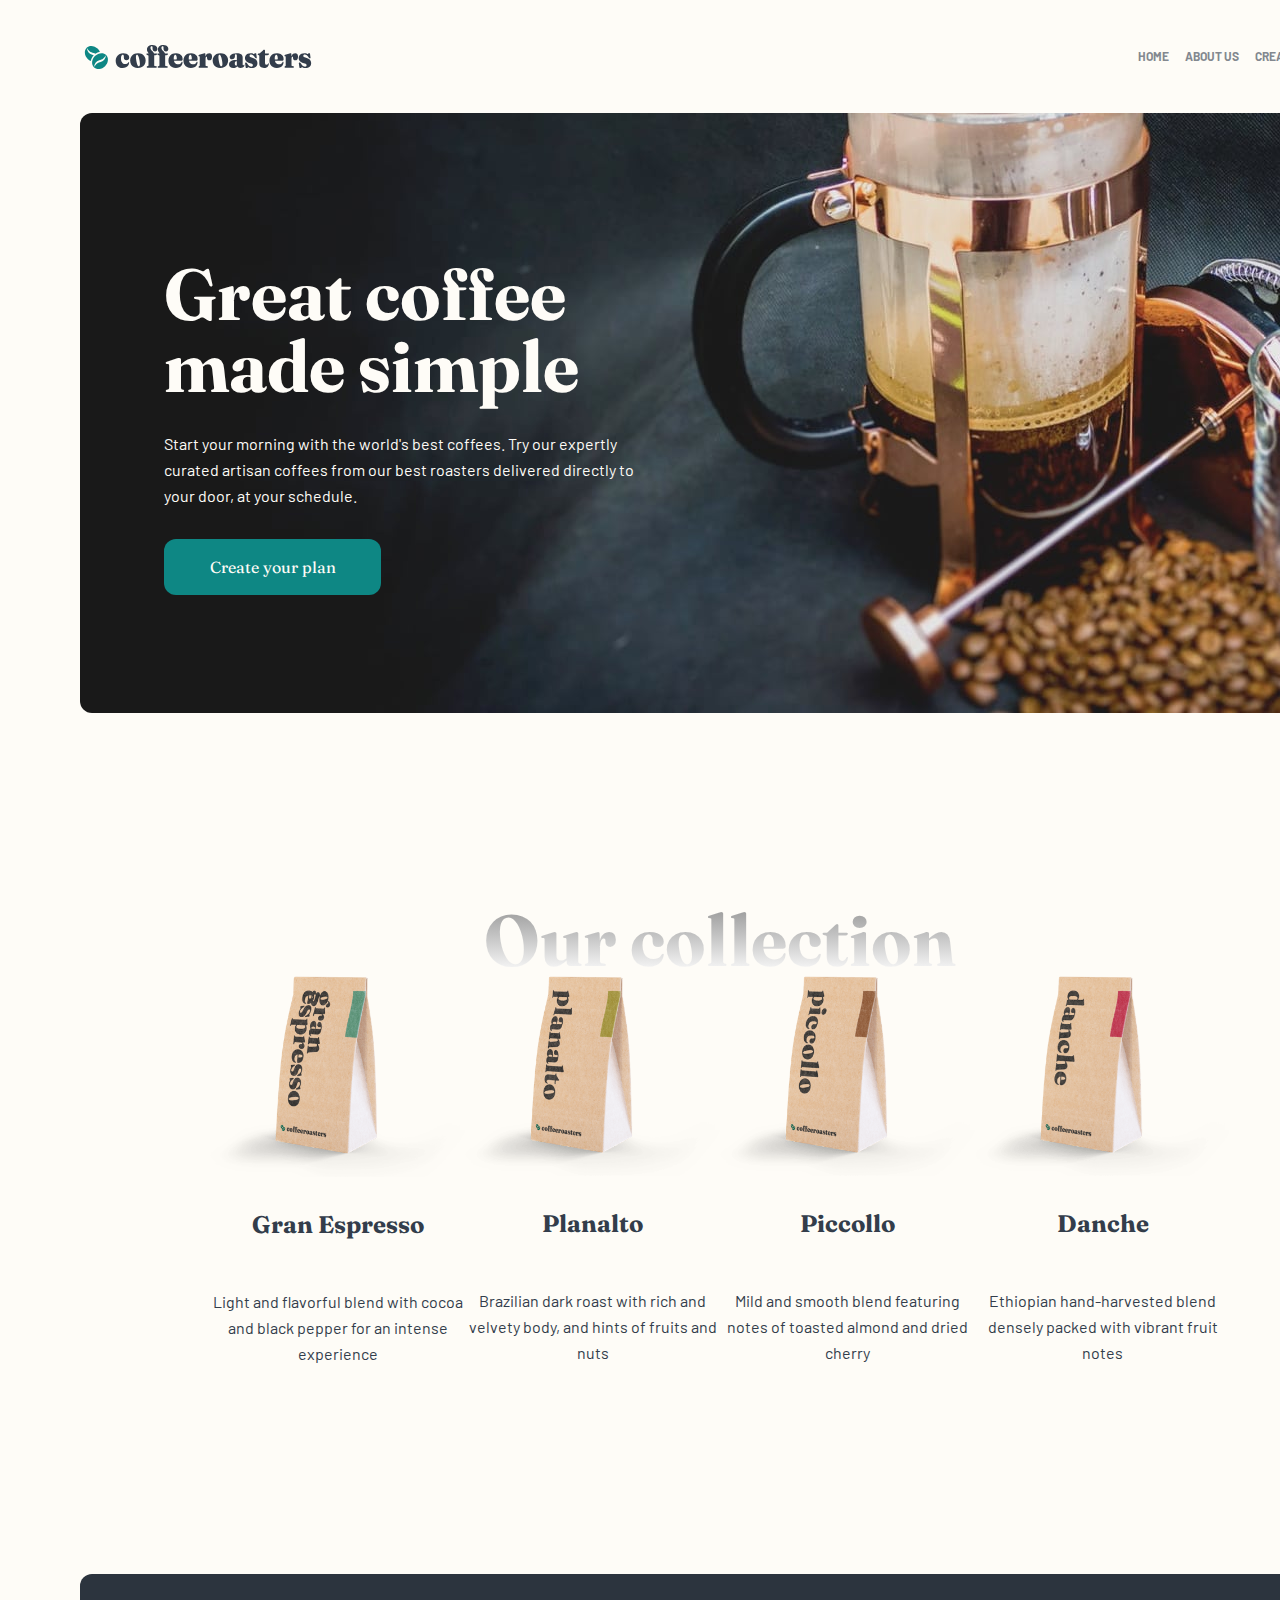
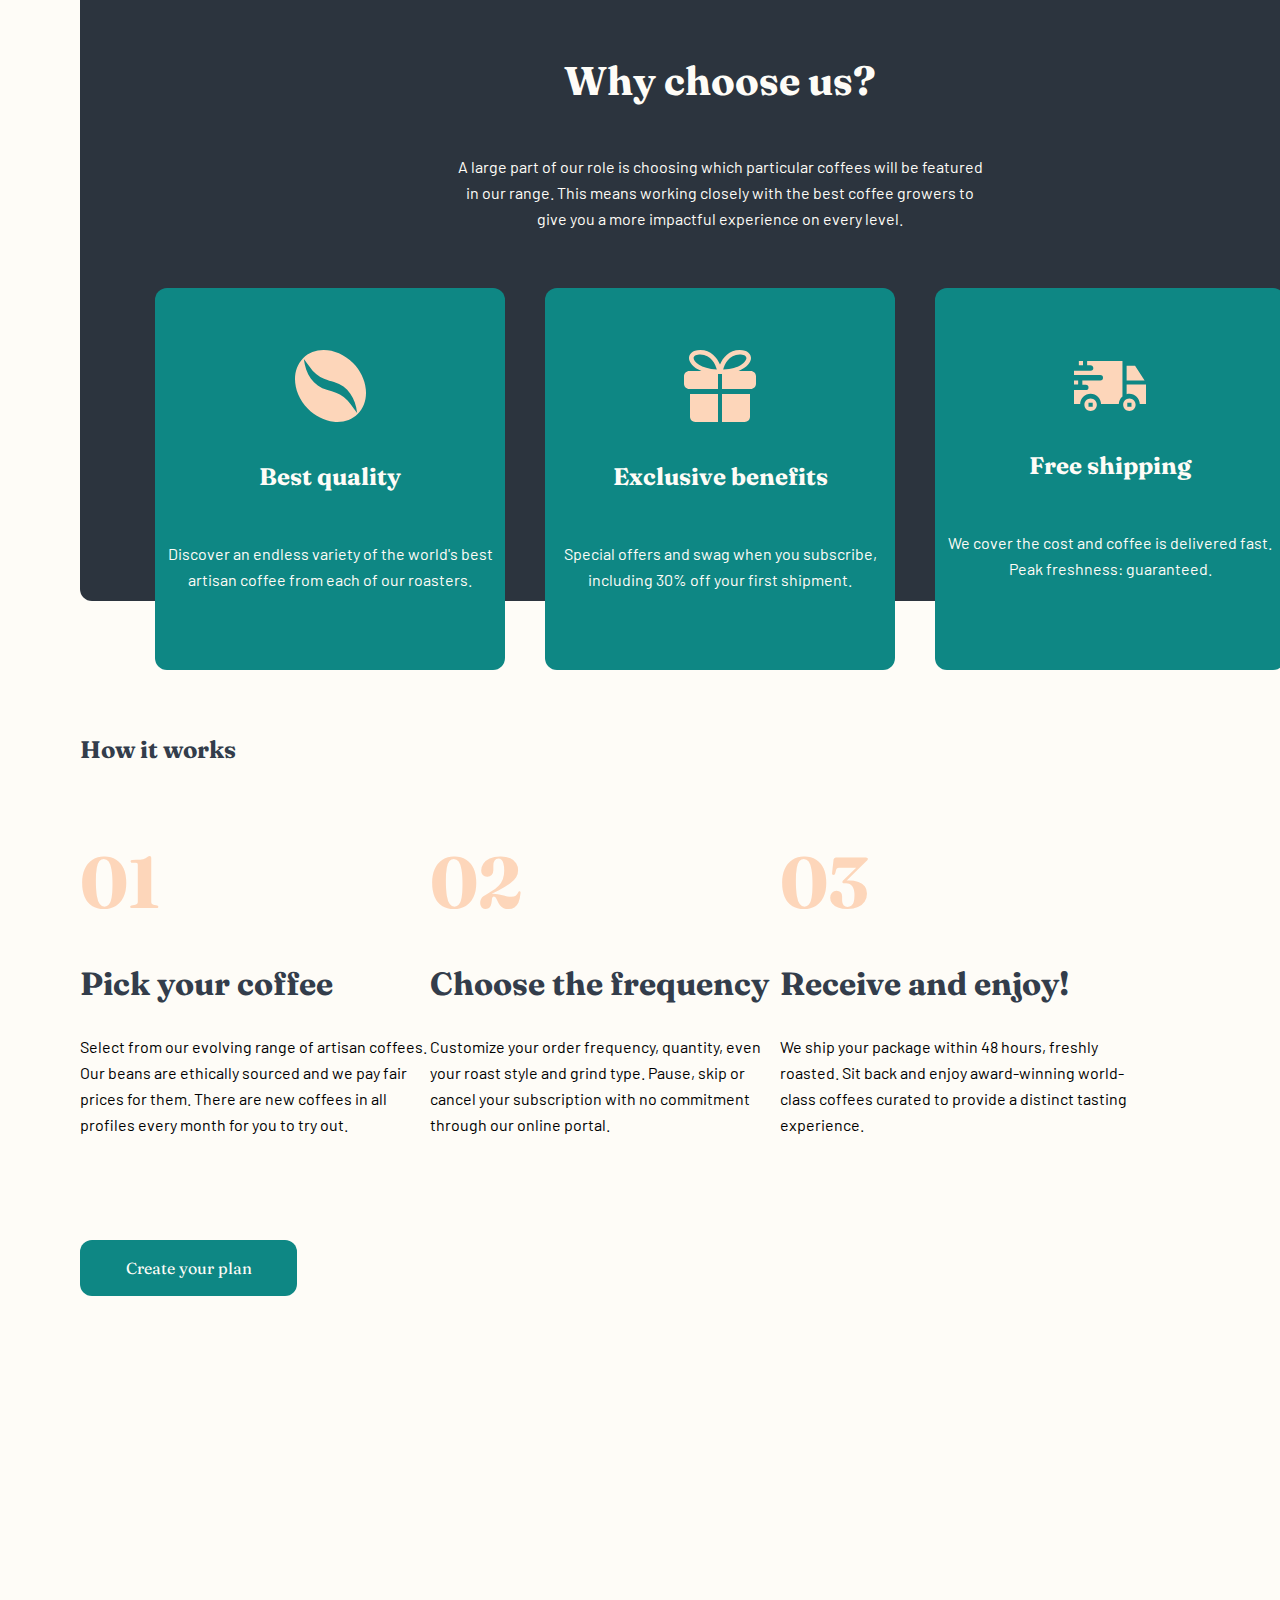
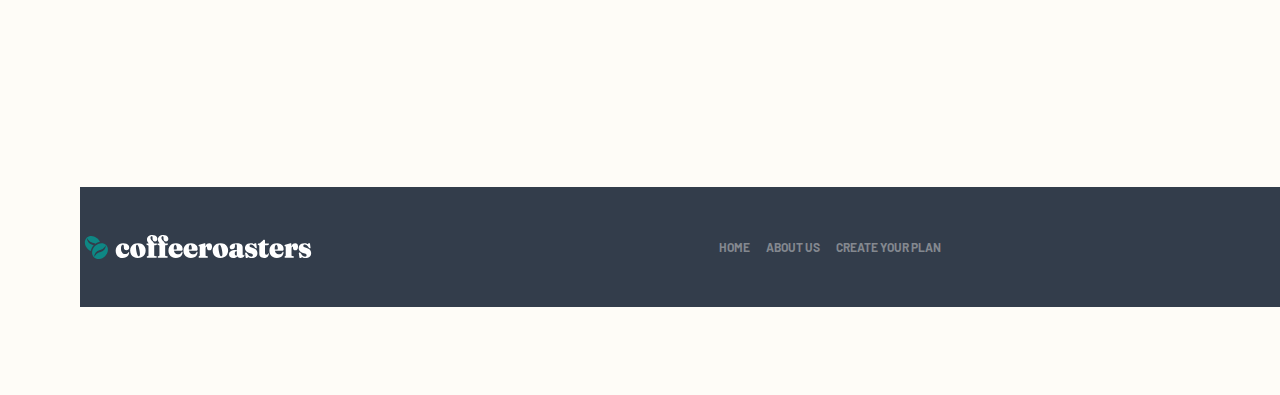
<file: index.html>
<!DOCTYPE html>
<html lang="en">
<head>
    <meta charset="UTF-8">
    <meta http-equiv="X-UA-Compatible" content="IE=edge">
    <meta name="viewport" content="width=device-width, initial-scale=1.0">
    <link rel="preconnect" href="https://fonts.googleapis.com">
    <link rel="preconnect" href="https://fonts.gstatic.com" crossorigin>
    <link href="https://fonts.googleapis.com/css2?family=Barlow:wght@400;700&family=Fraunces:wght@900&display=swap" rel="stylesheet">
    <link rel="stylesheet" href="general.css"> 
    <link rel="stylesheet" href="home.css">
    <title>Document</title>

</head>
<body>
    <div class="responsive-container">
        <nav class="container" id="navigation-bar">
            <div class="logo">
                <svg width="100%" height="100%" viewBox="0 0 237 27" xmlns="http://www.w3.org/2000/svg"><g fill-rule="nonzero" fill="none"><path d="M40.237 24.95c1.304 0 2.444-.237 3.422-.71.978-.474 1.755-1.124 2.331-1.95.576-.827.907-1.78.994-2.86.011-.199-.019-.345-.09-.438a.374.374 0 00-.268-.157.623.623 0 00-.27.066c-.092.044-.22.143-.382.297-.294.562-.712.962-1.255 1.199-.544.237-1.217.355-2.021.355-.804 0-1.521-.21-2.152-.628-.63-.419-1.127-1.047-1.491-1.884-.364-.838-.546-1.874-.546-3.108 0-.86.079-1.581.236-2.165.158-.584.38-1.022.669-1.314.287-.292.61-.438.97-.438.358 0 .635.138.83.413.196.276.294.683.294 1.223v1.058c0 .893.23 1.595.693 2.108.461.512 1.138.768 2.029.768.87 0 1.556-.25 2.062-.752.505-.501.757-1.193.757-2.074 0-.838-.241-1.595-.725-2.273-.483-.678-1.184-1.215-2.102-1.612-.919-.396-2.046-.595-3.382-.595-1.565 0-2.934.35-4.108 1.05a7.38 7.38 0 00-2.746 2.86C33.33 14.594 33 15.963 33 17.495c0 1.587.315 2.934.945 4.041a6.4 6.4 0 002.584 2.537c1.092.584 2.328.876 3.708.876zm15.728-.033c1.619 0 3.04-.336 4.262-1.008 1.222-.672 2.179-1.584 2.869-2.735.69-1.152 1.034-2.455 1.034-3.91 0-1.531-.33-2.881-.994-4.05a7.107 7.107 0 00-2.77-2.743c-1.185-.661-2.57-.992-4.157-.992-1.597 0-3.01.342-4.237 1.025-1.228.683-2.19 1.606-2.885 2.769-.696 1.162-1.043 2.47-1.043 3.925 0 1.521.331 2.86.994 4.017a7.067 7.067 0 002.779 2.719c1.19.656 2.572.983 4.148.983zm1.239-1.719c-.337.066-.666-.082-.987-.446-.32-.364-.624-.975-.912-1.835-.288-.86-.563-1.989-.823-3.388-.25-1.4-.392-2.551-.424-3.455-.033-.903.032-1.586.195-2.05.163-.462.413-.732.75-.81.337-.065.666.084.986.447.32.364.628.975.921 1.835.294.86.57 1.989.831 3.388.261 1.4.405 2.554.432 3.463.027.91-.043 1.595-.212 2.058-.168.463-.42.727-.757.793zm17.781 1.422c.511 0 .766-.254.766-.76 0-.22-.06-.394-.179-.521-.12-.127-.304-.207-.554-.24l-1.402-.215a.589.589 0 01-.448-.297c-.092-.166-.138-.402-.138-.711V11.579h1.157c.608 0 1.054-.105 1.336-.315.283-.209.424-.479.424-.81 0-.22-.068-.382-.204-.487-.136-.105-.328-.157-.578-.157H72.75l-.015-.087a1.998 1.998 0 00-.264-.64l-.07-.108a8.286 8.286 0 00-.905-1.09 36.96 36.96 0 01-1.075-1.158 6.526 6.526 0 01-.905-1.297 3.138 3.138 0 01-.367-1.488c0-.518.104-.914.31-1.19.207-.275.51-.413.913-.413.315 0 .549.09.7.273.153.181.229.465.229.85v1.472c0 .837.239 1.51.717 2.016.478.507 1.108.76 1.89.76.707 0 1.286-.217 1.736-.652.451-.435.677-1.088.677-1.959 0-.738-.19-1.419-.57-2.041-.38-.623-.954-1.121-1.72-1.496S72.302 1 71.139 1c-1.804 0-3.195.433-4.173 1.298-.977.865-1.466 2.019-1.466 3.462 0 .606.081 1.116.244 1.53.163.412.348.768.554 1.065l.554.802c.123.178.199.363.23.556l.01.097h-1.43a.83.83 0 00-.508.145L65.1 10a.637.637 0 00-.203.488c0 .198.054.366.162.504.11.137.288.267.538.388l.946.314c.206.088.347.185.423.29a.643.643 0 01.115.388v9.554c0 .286-.05.507-.147.66a.73.73 0 01-.408.315l-.7.215a.978.978 0 00-.432.297.77.77 0 00-.139.48c0 .231.068.41.204.537.136.126.312.19.53.19h8.996zm11.377 0c.51 0 .766-.254.766-.76 0-.22-.06-.394-.18-.521-.119-.127-.304-.207-.554-.24l-1.401-.215a.589.589 0 01-.448-.297c-.093-.166-.139-.402-.139-.711V11.579h1.157c.609 0 1.054-.105 1.337-.315.282-.209.423-.479.423-.81 0-.22-.067-.382-.203-.487-.136-.105-.329-.157-.579-.157h-2.414l-.015-.087a1.998 1.998 0 00-.264-.64l-.07-.108a8.286 8.286 0 00-.904-1.09 36.96 36.96 0 01-1.076-1.158 6.526 6.526 0 01-.904-1.297 3.138 3.138 0 01-.367-1.488c0-.518.103-.914.31-1.19.206-.275.51-.413.912-.413.315 0 .55.09.701.273.152.181.228.465.228.85v1.472c0 .837.24 1.51.718 2.016.478.507 1.108.76 1.89.76.706 0 1.285-.217 1.736-.652.45-.435.676-1.088.676-1.959 0-.738-.19-1.419-.57-2.041-.38-.623-.954-1.121-1.72-1.496S83.678 1 82.515 1c-1.803 0-3.194.433-4.172 1.298-.978.865-1.467 2.019-1.467 3.462 0 .606.082 1.116.245 1.53.163.412.347.768.554 1.065l.554.802c.122.178.198.363.229.556l.011.097h-1.43a.83.83 0 00-.509.145l-.053.045a.637.637 0 00-.204.488c0 .198.054.366.163.504.109.137.288.267.538.388l.945.314c.207.088.348.185.424.29a.643.643 0 01.114.388v9.554c0 .286-.049.507-.147.66a.73.73 0 01-.407.315l-.701.215a.978.978 0 00-.432.297.77.77 0 00-.138.48c0 .231.067.41.203.537.136.126.313.19.53.19h8.997zm9.11.33c1.38 0 2.598-.27 3.652-.81 1.054-.54 1.874-1.258 2.46-2.157.588-.898.881-1.887.881-2.966 0-.21-.038-.359-.114-.447a.353.353 0 00-.277-.132.64.64 0 00-.27.074c-.102.05-.22.146-.35.29-.228.705-.676 1.256-1.344 1.653-.668.396-1.437.595-2.306.595-1.359 0-2.445-.466-3.26-1.397-.478-.546-.816-1.273-1.013-2.18l-.016-.076h7.45c.472 0 .841-.125 1.11-.374l.064-.064c.272-.292.407-.692.407-1.199 0-1.168-.274-2.228-.823-3.181-.548-.954-1.333-1.708-2.355-2.265-1.021-.556-2.238-.835-3.65-.835-1.663 0-3.087.33-4.271.992a6.684 6.684 0 00-2.714 2.769c-.624 1.184-.937 2.564-.937 4.14 0 1.499.323 2.818.97 3.959A6.821 6.821 0 0091.463 24c1.152.634 2.489.95 4.01.95zm-2.127-8.878a12.966 12.966 0 01-.024-.791c0-1.036.076-1.851.229-2.446.152-.595.347-1.017.586-1.265.24-.248.506-.372.799-.372.38 0 .736.325 1.068.976.33.65.497 1.73.497 3.24 0 .462-.207.693-.62.693h-2.533l-.002-.035zm17.71 8.878c1.38 0 2.596-.27 3.65-.81 1.054-.54 1.875-1.258 2.461-2.157.587-.898.88-1.887.88-2.966 0-.21-.038-.359-.114-.447a.353.353 0 00-.277-.132.64.64 0 00-.269.074c-.103.05-.22.146-.35.29-.228.705-.676 1.256-1.345 1.653-.668.396-1.437.595-2.306.595-1.358 0-2.445-.466-3.26-1.397-.477-.546-.815-1.273-1.013-2.18l-.016-.076h7.451c.471 0 .841-.125 1.109-.374l.065-.064c.271-.292.407-.692.407-1.199 0-1.168-.274-2.228-.823-3.181-.549-.954-1.334-1.708-2.355-2.265-1.022-.556-2.239-.835-3.651-.835-1.663 0-3.086.33-4.27.992a6.684 6.684 0 00-2.714 2.769c-.625 1.184-.937 2.564-.937 4.14 0 1.499.323 2.818.97 3.959A6.821 6.821 0 00107.044 24c1.152.634 2.488.95 4.01.95zm-2.129-8.878a12.966 12.966 0 01-.023-.791c0-1.036.076-1.851.228-2.446.152-.595.348-1.017.587-1.265s.505-.372.798-.372c.38 0 .737.325 1.068.976.331.65.497 1.73.497 3.24 0 .462-.206.693-.62.693h-2.533l-.002-.035zm19.079 8.548c.26 0 .46-.069.595-.207a.732.732 0 00.204-.537.82.82 0 00-.147-.488c-.098-.137-.26-.223-.489-.256l-1.222-.248a.647.647 0 01-.457-.339c-.098-.181-.146-.427-.146-.735v-5.818c0-.65.038-1.185.114-1.604.076-.418.187-.73.334-.933.146-.204.318-.306.513-.306.196 0 .337.071.424.215.087.143.136.341.147.595l.016.66c.022.75.225 1.329.611 1.736.386.408.98.612 1.785.612.826 0 1.5-.298 2.02-.893.522-.595.783-1.526.783-2.793 0-1.278-.25-2.231-.75-2.86-.5-.628-1.217-.942-2.151-.942-.771 0-1.483.24-2.135.72-.652.479-1.176 1.211-1.573 2.198a6.529 6.529 0 00-.182.515l-.028.094-.124-2.568c-.029-.304-.082-.525-.158-.663l-.03-.048c-.092-.132-.23-.198-.415-.198-.13 0-.288.022-.473.066a4.95 4.95 0 00-.684.231l-4.63 1.34c-.26.098-.445.217-.553.355a.74.74 0 00-.163.47.64.64 0 00.106.38c.07.1.182.194.334.282l.424.05a.618.618 0 01.301.272c.06.116.09.306.09.57v8.397c0 .33-.027.568-.082.71a.552.552 0 01-.293.315l-.375.149c-.141.099-.253.206-.334.322a.743.743 0 00-.122.438c0 .231.068.413.203.545.136.133.324.199.563.199h8.149zm13.626.297c1.619 0 3.04-.336 4.262-1.008 1.222-.672 2.178-1.584 2.868-2.735.69-1.152 1.035-2.455 1.035-3.91 0-1.531-.331-2.881-.994-4.05a7.107 7.107 0 00-2.77-2.743c-1.185-.661-2.57-.992-4.157-.992-1.597 0-3.01.342-4.238 1.025-1.227.683-2.189 1.606-2.884 2.769-.696 1.162-1.043 2.47-1.043 3.925 0 1.521.33 2.86.994 4.017a7.067 7.067 0 002.779 2.719c1.19.656 2.572.983 4.148.983zm1.238-1.719c-.336.066-.665-.082-.986-.446-.32-.364-.624-.975-.912-1.835-.288-.86-.563-1.989-.824-3.388-.25-1.4-.39-2.551-.423-3.455-.033-.903.032-1.586.195-2.05.163-.462.413-.732.75-.81.337-.065.666.084.986.447.32.364.628.975.921 1.835.293.86.57 1.989.831 3.388.261 1.4.405 2.554.432 3.463.027.91-.043 1.595-.212 2.058-.168.463-.42.727-.758.793zm19.852 1.752c.913 0 1.663-.168 2.25-.504.586-.336 1.023-.735 1.311-1.198.288-.463.432-.887.432-1.273a.751.751 0 00-.106-.413.324.324 0 00-.285-.165.32.32 0 00-.147.033.325.325 0 00-.114.099c-.054.198-.138.336-.252.413a.643.643 0 01-.367.116c-.185 0-.323-.064-.416-.19-.092-.127-.138-.295-.138-.504v-7.306c0-1.455-.492-2.581-1.475-3.38-.984-.8-2.524-1.199-4.62-1.199-1.63 0-2.992.204-4.084.612-1.092.408-1.912.928-2.46 1.562-.55.634-.824 1.28-.824 1.942 0 .705.204 1.242.611 1.612.408.369.997.553 1.769.553.945 0 1.69-.256 2.233-.768.543-.513.815-1.177.815-1.992v-1.256c0-.309.095-.548.285-.72.19-.17.426-.255.709-.255.304 0 .546.113.725.338.18.226.27.532.27.918l-.001 4.818-.087-.019a5.455 5.455 0 00-.91-.087l-.176-.001c-2.337 0-4.078.396-5.224 1.19-1.146.793-1.72 1.9-1.72 3.322 0 1.08.394 1.967 1.182 2.661.788.694 1.834 1.041 3.137 1.041.978 0 1.891-.2 2.739-.603.635-.302 1.152-.698 1.55-1.188l.022-.03.024.075c.125.357.354.677.688.96l.103.084c.603.468 1.454.702 2.551.702zm-4.563-2.578c-.435 0-.786-.18-1.052-.537-.266-.358-.4-.907-.4-1.645 0-.771.129-1.355.384-1.752s.595-.595 1.019-.595c.25 0 .467.025.652.074l.08.025v4.242l-.052.03c-.174.09-.353.142-.538.155l-.093.003zM174.212 25c1.934 0 3.417-.446 4.45-1.339 1.032-.892 1.548-2.11 1.548-3.653 0-.936-.174-1.757-.522-2.463-.348-.705-.956-1.33-1.825-1.876-.87-.545-2.092-1.06-3.668-1.545-.586-.187-1.04-.377-1.36-.57-.321-.193-.541-.4-.66-.62-.12-.22-.18-.457-.18-.71 0-.376.136-.679.408-.91.271-.231.673-.347 1.206-.347.739 0 1.437.248 2.094.744.657.496 1.383 1.344 2.176 2.545.206.254.413.438.62.554.206.116.401.151.586.107a.574.574 0 00.424-.454c.054-.237.043-.576-.033-1.017l-.424-3.041c-.043-.32-.125-.545-.244-.678a.607.607 0 00-.473-.198c-.174 0-.39.06-.652.182-.26.121-.519.245-.774.372-.255.126-.448.19-.578.19-.12 0-.297-.066-.53-.199-.234-.132-.562-.264-.986-.396-.424-.133-.973-.199-1.646-.199-1.12 0-2.127.204-3.024.612-.896.408-1.603.989-2.119 1.744-.516.755-.774 1.655-.774 2.702 0 .926.193 1.736.579 2.43.386.694.975 1.29 1.768 1.785.793.496 1.793.898 3 1.207.781.209 1.382.421 1.8.636.418.215.706.45.864.703.158.253.236.534.236.842 0 .408-.136.744-.407 1.009-.272.264-.685.396-1.239.396a3.417 3.417 0 01-1.491-.338c-.473-.226-.96-.615-1.459-1.166-.5-.55-1.06-1.305-1.679-2.264-.184-.254-.394-.43-.627-.53a.84.84 0 00-.71.017c-.227.089-.374.276-.44.562-.064.287-.048.64.05 1.058l.505 3.29c.076.33.185.55.326.66.141.11.293.166.456.166.185 0 .41-.06.677-.182l.798-.363c.267-.122.481-.182.644-.182.163 0 .378.06.644.182a7.51 7.51 0 001.043.363c.43.121.97.182 1.622.182zm12.908-.05c.978 0 1.826-.19 2.543-.57a4.366 4.366 0 001.703-1.587c.418-.677.666-1.462.742-2.355.01-.253-.025-.421-.106-.504a.242.242 0 00-.286-.058c-.13.198-.266.397-.407.595-.141.198-.29.377-.448.537-.158.16-.334.29-.53.389-.195.099-.407.148-.636.148-.532 0-.937-.198-1.214-.595-.277-.396-.415-1.008-.415-1.834v-7.537h2.444c.555 0 .97-.096 1.244-.286l.06-.045c.272-.22.408-.485.408-.793 0-.22-.065-.383-.196-.488-.13-.105-.315-.157-.554-.157h-3.407V6.85c0-.294-.055-.518-.167-.672l-.044-.055c-.142-.154-.337-.231-.587-.231a1.21 1.21 0 00-.652.206 2.83 2.83 0 00-.652.603l-3.015 2.53c-.185.23-.332.385-.44.462a.541.541 0 01-.31.116h-.799a.861.861 0 00-.603.223.738.738 0 00-.244.57c0 .188.027.345.081.471.055.127.174.235.359.323l.766.248c.174.077.283.176.326.297.043.121.065.298.065.53v7.47c0 1.73.416 2.997 1.247 3.802.831.804 2.073 1.206 3.724 1.206zm13.218 0c1.38 0 2.597-.27 3.651-.81 1.054-.54 1.875-1.258 2.462-2.157.586-.898.88-1.887.88-2.966 0-.21-.038-.359-.114-.447a.353.353 0 00-.278-.132.64.64 0 00-.268.074c-.104.05-.22.146-.35.29-.23.705-.677 1.256-1.346 1.653-.668.396-1.437.595-2.306.595-1.358 0-2.445-.466-3.26-1.397-.477-.546-.815-1.273-1.013-2.18l-.016-.076h7.451c.472 0 .841-.125 1.109-.374l.065-.064c.271-.292.407-.692.407-1.199 0-1.168-.274-2.228-.823-3.181-.549-.954-1.334-1.708-2.355-2.265-1.022-.556-2.238-.835-3.651-.835-1.662 0-3.086.33-4.27.992a6.684 6.684 0 00-2.714 2.769c-.625 1.184-.937 2.564-.937 4.14 0 1.499.323 2.818.97 3.959A6.821 6.821 0 00196.329 24c1.152.634 2.488.95 4.01.95zm-2.128-8.878a12.966 12.966 0 01-.023-.791c0-1.036.076-1.851.228-2.446.152-.595.348-1.017.587-1.265.24-.248.505-.372.799-.372.38 0 .736.325 1.067.976.332.65.497 1.73.497 3.24 0 .462-.206.693-.619.693h-2.534l-.002-.035zm19.08 8.548c.26 0 .458-.069.594-.207a.732.732 0 00.204-.537.82.82 0 00-.147-.488c-.098-.137-.26-.223-.489-.256l-1.222-.248a.647.647 0 01-.457-.339c-.097-.181-.146-.427-.146-.735v-5.818c0-.65.038-1.185.114-1.604.076-.418.187-.73.334-.933.147-.204.318-.306.513-.306.196 0 .337.071.424.215.087.143.136.341.147.595l.016.66c.022.75.225 1.329.611 1.736.386.408.98.612 1.785.612.826 0 1.5-.298 2.021-.893.522-.595.782-1.526.782-2.793 0-1.278-.25-2.231-.75-2.86-.5-.628-1.216-.942-2.15-.942-.772 0-1.484.24-2.136.72-.652.479-1.176 1.211-1.573 2.198a6.529 6.529 0 00-.182.515l-.028.095-.124-2.569c-.029-.304-.081-.525-.158-.663l-.03-.048c-.092-.132-.23-.198-.415-.198-.13 0-.288.022-.473.066a4.95 4.95 0 00-.684.231l-4.629 1.34c-.26.098-.446.217-.554.355a.74.74 0 00-.163.47.64.64 0 00.106.38c.07.1.182.194.334.282l.424.05a.618.618 0 01.301.272c.06.116.09.306.09.57v8.397c0 .33-.027.568-.082.71a.552.552 0 01-.293.315l-.375.149c-.141.099-.253.206-.334.322a.743.743 0 00-.122.438c0 .231.068.413.203.545.136.133.324.199.563.199h8.15zm12.712.38c1.934 0 3.417-.446 4.45-1.339 1.032-.892 1.548-2.11 1.548-3.653 0-.936-.174-1.757-.522-2.463-.347-.705-.956-1.33-1.825-1.876-.87-.545-2.092-1.06-3.667-1.545-.587-.187-1.04-.377-1.361-.57-.32-.193-.54-.4-.66-.62-.12-.22-.18-.457-.18-.71 0-.376.136-.679.408-.91.272-.231.674-.347 1.206-.347.739 0 1.437.248 2.094.744.658.496 1.383 1.344 2.176 2.545.207.254.413.438.62.554.206.116.402.151.586.107a.574.574 0 00.424-.454c.054-.237.044-.576-.032-1.017l-.424-3.041c-.044-.32-.125-.545-.245-.678a.607.607 0 00-.472-.198c-.174 0-.392.06-.652.182-.261.121-.52.245-.774.372-.256.126-.449.19-.58.19-.119 0-.295-.066-.529-.199-.233-.132-.562-.264-.986-.396-.424-.133-.972-.199-1.646-.199-1.12 0-2.127.204-3.023.612-.897.408-1.603.989-2.12 1.744-.515.755-.773 1.655-.773 2.702 0 .926.192 1.736.578 2.43.386.694.975 1.29 1.769 1.785.793.496 1.792.898 2.999 1.207.782.209 1.382.421 1.8.636.419.215.707.45.864.703.158.253.237.534.237.842 0 .408-.136.744-.408 1.009-.271.264-.684.396-1.238.396a3.417 3.417 0 01-1.492-.338c-.472-.226-.959-.615-1.459-1.166-.5-.55-1.059-1.305-1.678-2.264-.185-.254-.394-.43-.628-.53a.84.84 0 00-.709.017c-.228.089-.375.276-.44.562-.065.287-.049.64.049 1.058l.505 3.29c.076.33.185.55.326.66.142.11.294.166.457.166.184 0 .41-.06.676-.182l.799-.363c.266-.122.48-.182.643-.182.163 0 .378.06.644.182a7.51 7.51 0 001.043.363c.43.121.97.182 1.622.182z" fill="#333D4B"/><path d="M23.123 11.378c2.89 2.89 2.387 8.1-1.126 11.613-1.688 1.687-3.813 2.74-5.987 2.965-.29.029-.576.044-.856.044-1.87 0-3.539-.656-4.769-1.886-1.416-1.414-2.07-3.412-1.839-5.625.224-2.173 1.277-4.299 2.964-5.986 3.515-3.512 8.724-4.019 11.613-1.125zm-.18.18c-.961 1.16-1.67 2.482-2.851 3.453-1.257 1.033-2.64 1.41-4.161 1.85-3.338.97-4.988 3.791-5.369 7.075 1.043-1.253 1.808-2.657 3.125-3.663 1.152-.88 2.398-1.227 3.754-1.598 3.411-.936 5.105-3.781 5.502-7.117zM14.49 5.003a10.573 10.573 0 012.165 3.151c-1.68.29-3.308.992-4.75 2.046a7.17 7.17 0 00-1.837-.84c-1.519-.44-2.903-.816-4.16-1.85-1.18-.971-1.889-2.296-2.852-3.454.396 3.336 2.091 6.182 5.502 7.118.576.157 1.128.32 1.666.511-1.626 1.713-2.696 3.8-3.07 5.97A10.607 10.607 0 014 15.491C.492 11.978-.014 6.768 2.877 3.878 5.766.986 10.975 1.49 14.489 5.003z" fill="#0E8784"/></g></svg>
            </div>
            <ul class="navigation-menu">
                <li class="menu-option">Home</li>
                <li class="menu-option">About us</li>
                <li class="menu-option">Create your plan</li>
            </ul>
        </nav>
        
        <div class="container" id="main-image-container" >
            <img id="main-image" src="image-hero-coffeepress.jpg" alt="cascade-image">
            <div id="image-block">
                <h1 class="block-paragraph" id="title-alternate-big">Great coffee made simple</h1>
                
                <p class="block-paragraph">
                    Start your morning with the world's best coffees. Try our expertly curated artisan coffees from our best roasters delivered directly to your door, at your schedule.
                </p>
                
          
            <p id="image-container-btn" class="main-button-default">
                Create your plan
            </p>
            </div>
            
          

        </div>

        <div class="container" id="collection">
            <h1 id="title-alternate-big">Our collection</h1>
            <div id="collection-block">
                <div class="coffee-type">
                    <img src="image-gran-espresso.png" alt="">
                    <h4>Gran Espresso</h4>
                    <p>                    Light and flavorful blend with cocoa and black pepper for an intense experience</p>
                </div>
                <div class="coffee-type">
                    <img src="image-planalto.png" alt="">
                    <h4>Planalto</h4>
                    <p>Brazilian dark roast with rich and velvety body, and hints of fruits and nuts</p>
                </div>
                <div class="coffee-type">
                    <img src="image-piccollo.png" alt="">
                    <h4>Piccollo</h4>
                    <p>Mild and smooth blend featuring notes of toasted almond and dried cherry</p>
                </div>
                <div class="coffee-type">
                    <img src="image-danche.png" alt="">
                    <h4>Danche</h4>
                    <p>Ethiopian hand-harvested blend densely packed with vibrant fruit notes</p>
                </div>
            </div>
        </div>        


        <div class="container" id="why-choose-us-menu">
            <div id="choose-us-container" >
                <div id="choose-us-background">
                    <h2 class="choose-us">Why choose us?</h2>
                    <p class="choose-us">A large part of our role is choosing which particular coffees will be featured in our range. This means working closely with the best coffee growers to give you a more impactful experience on every level.</p>
                    <section id="features-section">
                        <div class="feature">
                            <div class="feature-logo">
                                <svg width="73" height="72" xmlns="http://www.w3.org/2000/svg"><path d="M71.806 39.226c-.968-9.481-5.498-18.76-12.758-26.122C43.93-2.22 21.512-4.428 9.078 8.194-3.365 20.812-1.19 43.537 13.924 58.864c7.26 7.362 16.41 11.957 25.76 12.938 1.246.13 2.475.198 3.687.198 8.04 0 15.229-2.858 20.523-8.226 6.088-6.17 8.901-14.89 7.912-24.548zm-22.125 7.78c-4.953-3.833-10.322-5.35-16.153-6.97C18.85 35.955 11.558 23.535 9.855 8.977c4.135 5.058 7.188 10.836 12.265 15.07 5.409 4.51 11.364 6.152 17.905 8.074 14.36 4.225 21.464 16.538 23.097 30.87-4.482-5.463-7.77-11.592-13.441-15.984z" fill="#FDD6BA" fill-rule="nonzero"/></svg>
                            </div>
                            <h4>Best quality</h4>
                            <p>Discover an endless variety of the world's best artisan coffee from each of our roasters.</p>
                        </div>

                        <div class="feature" id="medium-feature">
                            <div class="feature-logo">
                                <svg width="72" height="72" xmlns="http://www.w3.org/2000/svg"><path d="M34 44v28H11.297C8.391 72 6 69.672 6 66.842V44h28zm32 0v22.842C66 69.672 63.609 72 60.703 72H38V44h28zM55.73 0C64.05.003 67 4.347 67 8.067c0 4.26-3.952 9.643-12.424 12.934L66.711 21C69.612 21 72 23.37 72 26.25v7.5c0 2.88-2.388 5.25-5.289 5.25H38l.001-15.02a70.21 70.21 0 01-1.7.02c-.1 0-.201-.006-.3-.02-.1.013-.2.02-.303.02-.574 0-1.14-.007-1.698-.02V39H5.289C2.388 39 0 36.63 0 33.75v-7.5C0 23.37 2.388 21 5.289 21h12.135C8.952 17.71 5 12.327 5 8.066 5 4.345 7.953 0 16.272 0 27.008 0 33.088 7.615 36 14.592 38.911 7.615 44.992 0 55.73 0zM16.273 4.451c-3.223 0-6.667.95-6.667 3.614 0 3.79 6.855 10.695 23.217 11.422-1.381-4.932-5.556-15.036-16.55-15.036zm39.459.002c-10.997 0-15.172 10.103-16.556 15.031 8.675-.391 14.146-2.513 17.295-4.32 4.369-2.507 5.925-5.31 5.925-7.1 0-2.664-3.441-3.61-6.664-3.61z" fill="#FDD6BA" fill-rule="nonzero"/></svg>
                            </div>
                            <h4>Exclusive benefits</h4>
                            <p>Special offers and swag when you subscribe, including 30% off your first shipment.</p>
                        </div>

     
    
                        <div class="feature">
                            <div class="feature-logo">
                                <svg width="72" height="50" xmlns="http://www.w3.org/2000/svg"><path d="M55.385 37.5c3.435 0 6.23 2.804 6.23 6.25S58.82 50 55.385 50c-3.436 0-6.231-2.804-6.231-6.25s2.795-6.25 6.23-6.25zm-38.77 0c3.436 0 6.231 2.804 6.231 6.25S20.051 50 16.616 50c-3.436 0-6.231-2.804-6.231-6.25s2.795-6.25 6.23-6.25zm40.87 4.143h-4.2v4.214h4.2v-4.214zm-38.77 0h-4.2v4.214h4.2v-4.214zM48.463 0v35.397a10.497 10.497 0 00-3.652 7.659H27.05c-.165-5.647-4.787-10.19-10.448-10.19-5.662 0-10.283 4.543-10.449 10.19H0V29.12h11.77a2.736 2.736 0 002.726-2.739 2.736 2.736 0 00-2.727-2.738H8.345v-4.23h17.92a2.736 2.736 0 002.728-2.738 2.736 2.736 0 00-2.727-2.74H0V9.708h16.602a2.736 2.736 0 002.726-2.739c0-1.459-1.352-2.739-2.894-2.739h-3.307V0h35.335zM72 23.611v19.445h-6.216c-.167-5.656-4.836-10.207-10.556-10.207-.901 0-1.777.114-2.613.326v-9.564H72zM4.154 19.444v4.167H0v-4.167h4.154zM61.062 4.861l9.553 14.583h-18V4.861h8.447zM9 0v4.167H4.846V0H9z" fill="#FDD6BA" fill-rule="nonzero"/></svg>
                            </div>
                            <h4>Free shipping</h4>
                            <p>We cover the cost and coffee is delivered fast. Peak freshness: guaranteed.</p>
                        </div>
                    </section>

                </div>
            </div>

        </div>

        <div class="container" id="how-it-works-section">
            <h4>How it works</h4>

            <section id="steps" >
                <div class="step">
                    <h1>01</h1>
                    <h3>Pick your coffee</h3>
                    <p>Select from our evolving range of artisan coffees. Our beans are ethically sourced and we pay fair prices for them. There are new coffees in all profiles every month for you to try out.</p>
                </div>
                <div class="step">
                    <h1>02</h1>
                    <h3>Choose the frequency</h3>
                    <p>Customize your order frequency, quantity, even your roast style and grind type. Pause, skip or cancel your subscription with no commitment through our online portal.</p>
                </div>
                <div class="step">
                    <h1>03</h1>
                    <h3>Receive and enjoy!</h3>
                    <p>We ship your package within 48 hours, freshly roasted. Sit back and enjoy award-winning world-class coffees curated to provide a distinct tasting experience.</p>
                </div>

            </section>

            <p id="image-container-btn" class="main-button-default">
                Create your plan
            </p>      
            
        </div>

        <footer class="container" id="footer">
            <div class="logo">
                <svg width="100%" height="100%" viewBox="0 0 237 27" xmlns="http://www.w3.org/2000/svg"><g fill-rule="nonzero" fill="none"><path d="M40.237 24.95c1.304 0 2.444-.237 3.422-.71.978-.474 1.755-1.124 2.331-1.95.576-.827.907-1.78.994-2.86.011-.199-.019-.345-.09-.438a.374.374 0 00-.268-.157.623.623 0 00-.27.066c-.092.044-.22.143-.382.297-.294.562-.712.962-1.255 1.199-.544.237-1.217.355-2.021.355-.804 0-1.521-.21-2.152-.628-.63-.419-1.127-1.047-1.491-1.884-.364-.838-.546-1.874-.546-3.108 0-.86.079-1.581.236-2.165.158-.584.38-1.022.669-1.314.287-.292.61-.438.97-.438.358 0 .635.138.83.413.196.276.294.683.294 1.223v1.058c0 .893.23 1.595.693 2.108.461.512 1.138.768 2.029.768.87 0 1.556-.25 2.062-.752.505-.501.757-1.193.757-2.074 0-.838-.241-1.595-.725-2.273-.483-.678-1.184-1.215-2.102-1.612-.919-.396-2.046-.595-3.382-.595-1.565 0-2.934.35-4.108 1.05a7.38 7.38 0 00-2.746 2.86C33.33 14.594 33 15.963 33 17.495c0 1.587.315 2.934.945 4.041a6.4 6.4 0 002.584 2.537c1.092.584 2.328.876 3.708.876zm15.728-.033c1.619 0 3.04-.336 4.262-1.008 1.222-.672 2.179-1.584 2.869-2.735.69-1.152 1.034-2.455 1.034-3.91 0-1.531-.33-2.881-.994-4.05a7.107 7.107 0 00-2.77-2.743c-1.185-.661-2.57-.992-4.157-.992-1.597 0-3.01.342-4.237 1.025-1.228.683-2.19 1.606-2.885 2.769-.696 1.162-1.043 2.47-1.043 3.925 0 1.521.331 2.86.994 4.017a7.067 7.067 0 002.779 2.719c1.19.656 2.572.983 4.148.983zm1.239-1.719c-.337.066-.666-.082-.987-.446-.32-.364-.624-.975-.912-1.835-.288-.86-.563-1.989-.823-3.388-.25-1.4-.392-2.551-.424-3.455-.033-.903.032-1.586.195-2.05.163-.462.413-.732.75-.81.337-.065.666.084.986.447.32.364.628.975.921 1.835.294.86.57 1.989.831 3.388.261 1.4.405 2.554.432 3.463.027.91-.043 1.595-.212 2.058-.168.463-.42.727-.757.793zm17.781 1.422c.511 0 .766-.254.766-.76 0-.22-.06-.394-.179-.521-.12-.127-.304-.207-.554-.24l-1.402-.215a.589.589 0 01-.448-.297c-.092-.166-.138-.402-.138-.711V11.579h1.157c.608 0 1.054-.105 1.336-.315.283-.209.424-.479.424-.81 0-.22-.068-.382-.204-.487-.136-.105-.328-.157-.578-.157H72.75l-.015-.087a1.998 1.998 0 00-.264-.64l-.07-.108a8.286 8.286 0 00-.905-1.09 36.96 36.96 0 01-1.075-1.158 6.526 6.526 0 01-.905-1.297 3.138 3.138 0 01-.367-1.488c0-.518.104-.914.31-1.19.207-.275.51-.413.913-.413.315 0 .549.09.7.273.153.181.229.465.229.85v1.472c0 .837.239 1.51.717 2.016.478.507 1.108.76 1.89.76.707 0 1.286-.217 1.736-.652.451-.435.677-1.088.677-1.959 0-.738-.19-1.419-.57-2.041-.38-.623-.954-1.121-1.72-1.496S72.302 1 71.139 1c-1.804 0-3.195.433-4.173 1.298-.977.865-1.466 2.019-1.466 3.462 0 .606.081 1.116.244 1.53.163.412.348.768.554 1.065l.554.802c.123.178.199.363.23.556l.01.097h-1.43a.83.83 0 00-.508.145L65.1 10a.637.637 0 00-.203.488c0 .198.054.366.162.504.11.137.288.267.538.388l.946.314c.206.088.347.185.423.29a.643.643 0 01.115.388v9.554c0 .286-.05.507-.147.66a.73.73 0 01-.408.315l-.7.215a.978.978 0 00-.432.297.77.77 0 00-.139.48c0 .231.068.41.204.537.136.126.312.19.53.19h8.996zm11.377 0c.51 0 .766-.254.766-.76 0-.22-.06-.394-.18-.521-.119-.127-.304-.207-.554-.24l-1.401-.215a.589.589 0 01-.448-.297c-.093-.166-.139-.402-.139-.711V11.579h1.157c.609 0 1.054-.105 1.337-.315.282-.209.423-.479.423-.81 0-.22-.067-.382-.203-.487-.136-.105-.329-.157-.579-.157h-2.414l-.015-.087a1.998 1.998 0 00-.264-.64l-.07-.108a8.286 8.286 0 00-.904-1.09 36.96 36.96 0 01-1.076-1.158 6.526 6.526 0 01-.904-1.297 3.138 3.138 0 01-.367-1.488c0-.518.103-.914.31-1.19.206-.275.51-.413.912-.413.315 0 .55.09.701.273.152.181.228.465.228.85v1.472c0 .837.24 1.51.718 2.016.478.507 1.108.76 1.89.76.706 0 1.285-.217 1.736-.652.45-.435.676-1.088.676-1.959 0-.738-.19-1.419-.57-2.041-.38-.623-.954-1.121-1.72-1.496S83.678 1 82.515 1c-1.803 0-3.194.433-4.172 1.298-.978.865-1.467 2.019-1.467 3.462 0 .606.082 1.116.245 1.53.163.412.347.768.554 1.065l.554.802c.122.178.198.363.229.556l.011.097h-1.43a.83.83 0 00-.509.145l-.053.045a.637.637 0 00-.204.488c0 .198.054.366.163.504.109.137.288.267.538.388l.945.314c.207.088.348.185.424.29a.643.643 0 01.114.388v9.554c0 .286-.049.507-.147.66a.73.73 0 01-.407.315l-.701.215a.978.978 0 00-.432.297.77.77 0 00-.138.48c0 .231.067.41.203.537.136.126.313.19.53.19h8.997zm9.11.33c1.38 0 2.598-.27 3.652-.81 1.054-.54 1.874-1.258 2.46-2.157.588-.898.881-1.887.881-2.966 0-.21-.038-.359-.114-.447a.353.353 0 00-.277-.132.64.64 0 00-.27.074c-.102.05-.22.146-.35.29-.228.705-.676 1.256-1.344 1.653-.668.396-1.437.595-2.306.595-1.359 0-2.445-.466-3.26-1.397-.478-.546-.816-1.273-1.013-2.18l-.016-.076h7.45c.472 0 .841-.125 1.11-.374l.064-.064c.272-.292.407-.692.407-1.199 0-1.168-.274-2.228-.823-3.181-.548-.954-1.333-1.708-2.355-2.265-1.021-.556-2.238-.835-3.65-.835-1.663 0-3.087.33-4.271.992a6.684 6.684 0 00-2.714 2.769c-.624 1.184-.937 2.564-.937 4.14 0 1.499.323 2.818.97 3.959A6.821 6.821 0 0091.463 24c1.152.634 2.489.95 4.01.95zm-2.127-8.878a12.966 12.966 0 01-.024-.791c0-1.036.076-1.851.229-2.446.152-.595.347-1.017.586-1.265.24-.248.506-.372.799-.372.38 0 .736.325 1.068.976.33.65.497 1.73.497 3.24 0 .462-.207.693-.62.693h-2.533l-.002-.035zm17.71 8.878c1.38 0 2.596-.27 3.65-.81 1.054-.54 1.875-1.258 2.461-2.157.587-.898.88-1.887.88-2.966 0-.21-.038-.359-.114-.447a.353.353 0 00-.277-.132.64.64 0 00-.269.074c-.103.05-.22.146-.35.29-.228.705-.676 1.256-1.345 1.653-.668.396-1.437.595-2.306.595-1.358 0-2.445-.466-3.26-1.397-.477-.546-.815-1.273-1.013-2.18l-.016-.076h7.451c.471 0 .841-.125 1.109-.374l.065-.064c.271-.292.407-.692.407-1.199 0-1.168-.274-2.228-.823-3.181-.549-.954-1.334-1.708-2.355-2.265-1.022-.556-2.239-.835-3.651-.835-1.663 0-3.086.33-4.27.992a6.684 6.684 0 00-2.714 2.769c-.625 1.184-.937 2.564-.937 4.14 0 1.499.323 2.818.97 3.959A6.821 6.821 0 00107.044 24c1.152.634 2.488.95 4.01.95zm-2.129-8.878a12.966 12.966 0 01-.023-.791c0-1.036.076-1.851.228-2.446.152-.595.348-1.017.587-1.265s.505-.372.798-.372c.38 0 .737.325 1.068.976.331.65.497 1.73.497 3.24 0 .462-.206.693-.62.693h-2.533l-.002-.035zm19.079 8.548c.26 0 .46-.069.595-.207a.732.732 0 00.204-.537.82.82 0 00-.147-.488c-.098-.137-.26-.223-.489-.256l-1.222-.248a.647.647 0 01-.457-.339c-.098-.181-.146-.427-.146-.735v-5.818c0-.65.038-1.185.114-1.604.076-.418.187-.73.334-.933.146-.204.318-.306.513-.306.196 0 .337.071.424.215.087.143.136.341.147.595l.016.66c.022.75.225 1.329.611 1.736.386.408.98.612 1.785.612.826 0 1.5-.298 2.02-.893.522-.595.783-1.526.783-2.793 0-1.278-.25-2.231-.75-2.86-.5-.628-1.217-.942-2.151-.942-.771 0-1.483.24-2.135.72-.652.479-1.176 1.211-1.573 2.198a6.529 6.529 0 00-.182.515l-.028.094-.124-2.568c-.029-.304-.082-.525-.158-.663l-.03-.048c-.092-.132-.23-.198-.415-.198-.13 0-.288.022-.473.066a4.95 4.95 0 00-.684.231l-4.63 1.34c-.26.098-.445.217-.553.355a.74.74 0 00-.163.47.64.64 0 00.106.38c.07.1.182.194.334.282l.424.05a.618.618 0 01.301.272c.06.116.09.306.09.57v8.397c0 .33-.027.568-.082.71a.552.552 0 01-.293.315l-.375.149c-.141.099-.253.206-.334.322a.743.743 0 00-.122.438c0 .231.068.413.203.545.136.133.324.199.563.199h8.149zm13.626.297c1.619 0 3.04-.336 4.262-1.008 1.222-.672 2.178-1.584 2.868-2.735.69-1.152 1.035-2.455 1.035-3.91 0-1.531-.331-2.881-.994-4.05a7.107 7.107 0 00-2.77-2.743c-1.185-.661-2.57-.992-4.157-.992-1.597 0-3.01.342-4.238 1.025-1.227.683-2.189 1.606-2.884 2.769-.696 1.162-1.043 2.47-1.043 3.925 0 1.521.33 2.86.994 4.017a7.067 7.067 0 002.779 2.719c1.19.656 2.572.983 4.148.983zm1.238-1.719c-.336.066-.665-.082-.986-.446-.32-.364-.624-.975-.912-1.835-.288-.86-.563-1.989-.824-3.388-.25-1.4-.39-2.551-.423-3.455-.033-.903.032-1.586.195-2.05.163-.462.413-.732.75-.81.337-.065.666.084.986.447.32.364.628.975.921 1.835.293.86.57 1.989.831 3.388.261 1.4.405 2.554.432 3.463.027.91-.043 1.595-.212 2.058-.168.463-.42.727-.758.793zm19.852 1.752c.913 0 1.663-.168 2.25-.504.586-.336 1.023-.735 1.311-1.198.288-.463.432-.887.432-1.273a.751.751 0 00-.106-.413.324.324 0 00-.285-.165.32.32 0 00-.147.033.325.325 0 00-.114.099c-.054.198-.138.336-.252.413a.643.643 0 01-.367.116c-.185 0-.323-.064-.416-.19-.092-.127-.138-.295-.138-.504v-7.306c0-1.455-.492-2.581-1.475-3.38-.984-.8-2.524-1.199-4.62-1.199-1.63 0-2.992.204-4.084.612-1.092.408-1.912.928-2.46 1.562-.55.634-.824 1.28-.824 1.942 0 .705.204 1.242.611 1.612.408.369.997.553 1.769.553.945 0 1.69-.256 2.233-.768.543-.513.815-1.177.815-1.992v-1.256c0-.309.095-.548.285-.72.19-.17.426-.255.709-.255.304 0 .546.113.725.338.18.226.27.532.27.918l-.001 4.818-.087-.019a5.455 5.455 0 00-.91-.087l-.176-.001c-2.337 0-4.078.396-5.224 1.19-1.146.793-1.72 1.9-1.72 3.322 0 1.08.394 1.967 1.182 2.661.788.694 1.834 1.041 3.137 1.041.978 0 1.891-.2 2.739-.603.635-.302 1.152-.698 1.55-1.188l.022-.03.024.075c.125.357.354.677.688.96l.103.084c.603.468 1.454.702 2.551.702zm-4.563-2.578c-.435 0-.786-.18-1.052-.537-.266-.358-.4-.907-.4-1.645 0-.771.129-1.355.384-1.752s.595-.595 1.019-.595c.25 0 .467.025.652.074l.08.025v4.242l-.052.03c-.174.09-.353.142-.538.155l-.093.003zM174.212 25c1.934 0 3.417-.446 4.45-1.339 1.032-.892 1.548-2.11 1.548-3.653 0-.936-.174-1.757-.522-2.463-.348-.705-.956-1.33-1.825-1.876-.87-.545-2.092-1.06-3.668-1.545-.586-.187-1.04-.377-1.36-.57-.321-.193-.541-.4-.66-.62-.12-.22-.18-.457-.18-.71 0-.376.136-.679.408-.91.271-.231.673-.347 1.206-.347.739 0 1.437.248 2.094.744.657.496 1.383 1.344 2.176 2.545.206.254.413.438.62.554.206.116.401.151.586.107a.574.574 0 00.424-.454c.054-.237.043-.576-.033-1.017l-.424-3.041c-.043-.32-.125-.545-.244-.678a.607.607 0 00-.473-.198c-.174 0-.39.06-.652.182-.26.121-.519.245-.774.372-.255.126-.448.19-.578.19-.12 0-.297-.066-.53-.199-.234-.132-.562-.264-.986-.396-.424-.133-.973-.199-1.646-.199-1.12 0-2.127.204-3.024.612-.896.408-1.603.989-2.119 1.744-.516.755-.774 1.655-.774 2.702 0 .926.193 1.736.579 2.43.386.694.975 1.29 1.768 1.785.793.496 1.793.898 3 1.207.781.209 1.382.421 1.8.636.418.215.706.45.864.703.158.253.236.534.236.842 0 .408-.136.744-.407 1.009-.272.264-.685.396-1.239.396a3.417 3.417 0 01-1.491-.338c-.473-.226-.96-.615-1.459-1.166-.5-.55-1.06-1.305-1.679-2.264-.184-.254-.394-.43-.627-.53a.84.84 0 00-.71.017c-.227.089-.374.276-.44.562-.064.287-.048.64.05 1.058l.505 3.29c.076.33.185.55.326.66.141.11.293.166.456.166.185 0 .41-.06.677-.182l.798-.363c.267-.122.481-.182.644-.182.163 0 .378.06.644.182a7.51 7.51 0 001.043.363c.43.121.97.182 1.622.182zm12.908-.05c.978 0 1.826-.19 2.543-.57a4.366 4.366 0 001.703-1.587c.418-.677.666-1.462.742-2.355.01-.253-.025-.421-.106-.504a.242.242 0 00-.286-.058c-.13.198-.266.397-.407.595-.141.198-.29.377-.448.537-.158.16-.334.29-.53.389-.195.099-.407.148-.636.148-.532 0-.937-.198-1.214-.595-.277-.396-.415-1.008-.415-1.834v-7.537h2.444c.555 0 .97-.096 1.244-.286l.06-.045c.272-.22.408-.485.408-.793 0-.22-.065-.383-.196-.488-.13-.105-.315-.157-.554-.157h-3.407V6.85c0-.294-.055-.518-.167-.672l-.044-.055c-.142-.154-.337-.231-.587-.231a1.21 1.21 0 00-.652.206 2.83 2.83 0 00-.652.603l-3.015 2.53c-.185.23-.332.385-.44.462a.541.541 0 01-.31.116h-.799a.861.861 0 00-.603.223.738.738 0 00-.244.57c0 .188.027.345.081.471.055.127.174.235.359.323l.766.248c.174.077.283.176.326.297.043.121.065.298.065.53v7.47c0 1.73.416 2.997 1.247 3.802.831.804 2.073 1.206 3.724 1.206zm13.218 0c1.38 0 2.597-.27 3.651-.81 1.054-.54 1.875-1.258 2.462-2.157.586-.898.88-1.887.88-2.966 0-.21-.038-.359-.114-.447a.353.353 0 00-.278-.132.64.64 0 00-.268.074c-.104.05-.22.146-.35.29-.23.705-.677 1.256-1.346 1.653-.668.396-1.437.595-2.306.595-1.358 0-2.445-.466-3.26-1.397-.477-.546-.815-1.273-1.013-2.18l-.016-.076h7.451c.472 0 .841-.125 1.109-.374l.065-.064c.271-.292.407-.692.407-1.199 0-1.168-.274-2.228-.823-3.181-.549-.954-1.334-1.708-2.355-2.265-1.022-.556-2.238-.835-3.651-.835-1.662 0-3.086.33-4.27.992a6.684 6.684 0 00-2.714 2.769c-.625 1.184-.937 2.564-.937 4.14 0 1.499.323 2.818.97 3.959A6.821 6.821 0 00196.329 24c1.152.634 2.488.95 4.01.95zm-2.128-8.878a12.966 12.966 0 01-.023-.791c0-1.036.076-1.851.228-2.446.152-.595.348-1.017.587-1.265.24-.248.505-.372.799-.372.38 0 .736.325 1.067.976.332.65.497 1.73.497 3.24 0 .462-.206.693-.619.693h-2.534l-.002-.035zm19.08 8.548c.26 0 .458-.069.594-.207a.732.732 0 00.204-.537.82.82 0 00-.147-.488c-.098-.137-.26-.223-.489-.256l-1.222-.248a.647.647 0 01-.457-.339c-.097-.181-.146-.427-.146-.735v-5.818c0-.65.038-1.185.114-1.604.076-.418.187-.73.334-.933.147-.204.318-.306.513-.306.196 0 .337.071.424.215.087.143.136.341.147.595l.016.66c.022.75.225 1.329.611 1.736.386.408.98.612 1.785.612.826 0 1.5-.298 2.021-.893.522-.595.782-1.526.782-2.793 0-1.278-.25-2.231-.75-2.86-.5-.628-1.216-.942-2.15-.942-.772 0-1.484.24-2.136.72-.652.479-1.176 1.211-1.573 2.198a6.529 6.529 0 00-.182.515l-.028.095-.124-2.569c-.029-.304-.081-.525-.158-.663l-.03-.048c-.092-.132-.23-.198-.415-.198-.13 0-.288.022-.473.066a4.95 4.95 0 00-.684.231l-4.629 1.34c-.26.098-.446.217-.554.355a.74.74 0 00-.163.47.64.64 0 00.106.38c.07.1.182.194.334.282l.424.05a.618.618 0 01.301.272c.06.116.09.306.09.57v8.397c0 .33-.027.568-.082.71a.552.552 0 01-.293.315l-.375.149c-.141.099-.253.206-.334.322a.743.743 0 00-.122.438c0 .231.068.413.203.545.136.133.324.199.563.199h8.15zm12.712.38c1.934 0 3.417-.446 4.45-1.339 1.032-.892 1.548-2.11 1.548-3.653 0-.936-.174-1.757-.522-2.463-.347-.705-.956-1.33-1.825-1.876-.87-.545-2.092-1.06-3.667-1.545-.587-.187-1.04-.377-1.361-.57-.32-.193-.54-.4-.66-.62-.12-.22-.18-.457-.18-.71 0-.376.136-.679.408-.91.272-.231.674-.347 1.206-.347.739 0 1.437.248 2.094.744.658.496 1.383 1.344 2.176 2.545.207.254.413.438.62.554.206.116.402.151.586.107a.574.574 0 00.424-.454c.054-.237.044-.576-.032-1.017l-.424-3.041c-.044-.32-.125-.545-.245-.678a.607.607 0 00-.472-.198c-.174 0-.392.06-.652.182-.261.121-.52.245-.774.372-.256.126-.449.19-.58.19-.119 0-.295-.066-.529-.199-.233-.132-.562-.264-.986-.396-.424-.133-.972-.199-1.646-.199-1.12 0-2.127.204-3.023.612-.897.408-1.603.989-2.12 1.744-.515.755-.773 1.655-.773 2.702 0 .926.192 1.736.578 2.43.386.694.975 1.29 1.769 1.785.793.496 1.792.898 2.999 1.207.782.209 1.382.421 1.8.636.419.215.707.45.864.703.158.253.237.534.237.842 0 .408-.136.744-.408 1.009-.271.264-.684.396-1.238.396a3.417 3.417 0 01-1.492-.338c-.472-.226-.959-.615-1.459-1.166-.5-.55-1.059-1.305-1.678-2.264-.185-.254-.394-.43-.628-.53a.84.84 0 00-.709.017c-.228.089-.375.276-.44.562-.065.287-.049.64.049 1.058l.505 3.29c.076.33.185.55.326.66.142.11.294.166.457.166.184 0 .41-.06.676-.182l.799-.363c.266-.122.48-.182.643-.182.163 0 .378.06.644.182a7.51 7.51 0 001.043.363c.43.121.97.182 1.622.182z" fill="#FFF"/><path d="M23.123 11.378c2.89 2.89 2.387 8.1-1.126 11.613-1.688 1.687-3.813 2.74-5.987 2.965-.29.029-.576.044-.856.044-1.87 0-3.539-.656-4.769-1.886-1.416-1.414-2.07-3.412-1.839-5.625.224-2.173 1.277-4.299 2.964-5.986 3.515-3.512 8.724-4.019 11.613-1.125zm-.18.18c-.961 1.16-1.67 2.482-2.851 3.453-1.257 1.033-2.64 1.41-4.161 1.85-3.338.97-4.988 3.791-5.369 7.075 1.043-1.253 1.808-2.657 3.125-3.663 1.152-.88 2.398-1.227 3.754-1.598 3.411-.936 5.105-3.781 5.502-7.117zM14.49 5.003a10.573 10.573 0 012.165 3.151c-1.68.29-3.308.992-4.75 2.046a7.17 7.17 0 00-1.837-.84c-1.519-.44-2.903-.816-4.16-1.85-1.18-.971-1.889-2.296-2.852-3.454.396 3.336 2.091 6.182 5.502 7.118.576.157 1.128.32 1.666.511-1.626 1.713-2.696 3.8-3.07 5.97A10.607 10.607 0 014 15.491C.492 11.978-.014 6.768 2.877 3.878 5.766.986 10.975 1.49 14.489 5.003z" fill="#0E8784"/></g></svg>
            </div>
            <ul class="navigation-menu">
                <li class="menu-option">Home</li>
                <li class="menu-option">About us</li>
                <li class="menu-option">Create your plan</li>
            </ul>
            <div class="social-icons">
                <div id="facebook">
                    <svg xmlns="http://www.w3.org/2000/svg" width="24" height="24"><path fill="#FEFCF7" d="M22.675 0H1.325C.593 0 0 .593 0 1.325v21.351C0 23.407.593 24 1.325 24H12.82v-9.294H9.692v-3.622h3.128V8.413c0-3.1 1.893-4.788 4.659-4.788 1.325 0 2.463.099 2.795.143v3.24l-1.918.001c-1.504 0-1.795.715-1.795 1.763v2.313h3.587l-.467 3.622h-3.12V24h6.116c.73 0 1.323-.593 1.323-1.325V1.325C24 .593 23.407 0 22.675 0z"/></svg>
                </div>
                <div id="twitter">
                    <svg xmlns="http://www.w3.org/2000/svg" width="24" height="20"><path fill="#FEFCF7" d="M24 2.557a9.83 9.83 0 01-2.828.775A4.932 4.932 0 0023.337.608a9.864 9.864 0 01-3.127 1.195A4.916 4.916 0 0016.616.248c-3.179 0-5.515 2.966-4.797 6.045A13.978 13.978 0 011.671 1.149a4.93 4.93 0 001.523 6.574 4.903 4.903 0 01-2.229-.616c-.054 2.281 1.581 4.415 3.949 4.89a4.935 4.935 0 01-2.224.084 4.928 4.928 0 004.6 3.419A9.9 9.9 0 010 17.54a13.94 13.94 0 007.548 2.212c9.142 0 14.307-7.721 13.995-14.646A10.025 10.025 0 0024 2.557z"/></svg>
                </div>
                <div id="instagram">
                    <svg xmlns="http://www.w3.org/2000/svg" width="24" height="24"><path fill="#FEFCF7" d="M12 2.163c3.204 0 3.584.012 4.85.07 3.252.148 4.771 1.691 4.919 4.919.058 1.265.069 1.645.069 4.849 0 3.205-.012 3.584-.069 4.849-.149 3.225-1.664 4.771-4.919 4.919-1.266.058-1.644.07-4.85.07-3.204 0-3.584-.012-4.849-.07-3.26-.149-4.771-1.699-4.919-4.92-.058-1.265-.07-1.644-.07-4.849 0-3.204.013-3.583.07-4.849.149-3.227 1.664-4.771 4.919-4.919 1.266-.057 1.645-.069 4.849-.069zM12 0C8.741 0 8.333.014 7.053.072 2.695.272.273 2.69.073 7.052.014 8.333 0 8.741 0 12c0 3.259.014 3.668.072 4.948.2 4.358 2.618 6.78 6.98 6.98C8.333 23.986 8.741 24 12 24c3.259 0 3.668-.014 4.948-.072 4.354-.2 6.782-2.618 6.979-6.98.059-1.28.073-1.689.073-4.948 0-3.259-.014-3.667-.072-4.947-.196-4.354-2.617-6.78-6.979-6.98C15.668.014 15.259 0 12 0zm0 5.838a6.162 6.162 0 100 12.324 6.162 6.162 0 000-12.324zM12 16a4 4 0 110-8 4 4 0 010 8zm6.406-11.845a1.44 1.44 0 100 2.881 1.44 1.44 0 000-2.881z"/></svg>
                </div>
            </div>

        </footer>


    </div>
</body>
</html>
</file>
<file: general.css>
/* font-family: 'Barlow', sans-serif;
font-family: 'Fraunces', serif; */

:root{
    --DarkCyan: #0E8784;
    --DarkGreyBlue: #333D4B;
    --PaleOrange: #fdd6ba;
    --LightCreamBackGround: #fefcf7;
    --DarkBackground: #2C343E;
    --Grey: #83888f;
}


#title-alternate-big{
    margin: 0;
    font-family: 'Fraunces', serif;
    font-size: 150px;
    line-height: 72px;
    color: var(--LightCreamBackGround);
}


.navigation-menu {
    font-family: 'Barlow', sans-serif;
    font-size: 12px;
    line-height: 15px;
}

body{
    margin: 0;
    box-sizing: border-box;
    background: var(--LightCreamBackGround);
    font-family: 'Barlow', sans-serif;
    font-size: 16px;
    line-height: 26px;
}


h1{
    font-family: 'Fraunces', serif;
    font-size: 72px;
    line-height: 72px;
}

h2{
    font-family: 'Fraunces', serif;
    font-size: 40px;
    line-height: 48px;
}

h3{
    font-family: 'Fraunces', serif;
    font-size: 32px;
    line-height: 36px;
}

h4{
    font-family: 'Fraunces', serif;
    font-size: 24px;
    line-height: 32px;
}

.main-button-default{
    background: var(--DarkCyan);
    color: var(--LightCreamBackGround);
    font-family: 'Fraunces', serif; 
    width: fit-content;
}
</file>
<file: home.css>
:root{
    --DarkCyan: #0E8784;
    --DarkGreyBlue: #333D4B;
    --PaleOrange: #fdd6ba;
    --LightCreamBackGround: #fefcf7;
    --DarkBackground: #2C343E;
    --Grey: #83888f;
}

body{
    width: 1440px;
    height: 3595px;
}

.responsive-container{
    display: grid;
    grid-template-columns: 80px 1fr 80px;
    grid-template-rows: 113px 600px 861px 728px 1085px 120px ;
}

.responsive-container .container:nth-child(1){
    grid-column: 2/3 ;
    grid-row: 1/2;
}
.responsive-container .container:nth-child(2){
    grid-column: 2/3 ;
    grid-row: 2/3;
}
.responsive-container .container:nth-child(3){
    grid-column: 2/3 ;
    grid-row: 3/4;
}
.responsive-container .container:nth-child(4){
    grid-column: 2/3 ;
    grid-row: 4/5;
}
.responsive-container .container:nth-child(5){
    grid-column: 2/3 ;
    grid-row: 5/6;
}
.responsive-container .container:nth-child(6){
    grid-column: 2/3 ;
    grid-row: 6/7;
}

#navigation-bar{
    
    width: 100%;
    height: 113px;
    display: flex;
    justify-content: space-between;
    align-items: center;
}

.logo{
    width: 236px;
    height: 26px;
}

.logo svg {
    width: 100%;
    height: 100%;
}

.navigation-menu{
    display: flex;
    list-style: none;
}
.menu-option{
    margin-left: 16px;
    font-weight: bold;
    color: var(--Grey);
    text-transform: uppercase;
}

#main-image-container{
    position: relative;
}

#main-image {
    border-radius: 12px;

    height: 600px;
}

#image-block{
    display: flex;
    flex-direction: column;
    justify-content: space-around;
    position: absolute;
    left: 0;
    top: 130px;
    margin-left: 84px;
    height: 367px;
    width: 493px;
}

#title-alternate-big{
    font-size: 72px;
    

}
.block-paragraph{
    margin: 0;
    color: var(--LightCreamBackGround)
}

#image-container-btn{
    margin: 0;
    border-radius: 12px;
    width: 217px;
    height: 56px;
    line-height: 56px;
    text-align: center;
}

#collection {
    display: grid;
    align-items: center;
    justify-items: center;
    align-content: center;
}

#collection h1{
    color: #979797;
background: linear-gradient(to bottom, #979797 2%, #FFFFFF 100%);
-webkit-background-clip: text;
-webkit-text-fill-color: transparent;
background-clip: text;
    
}

#collection-block{
    width: 100%;
    display:flex;
    justify-content: center;
    align-content: center;
}

.coffee-type{

    /* padding-top: 12px; */
    width: 255px;
    display: flex;
    flex-direction: column;
    align-content: center;
}

.coffee-type p, .coffee-type h4{
    text-align: center;
    color: var(--DarkGreyBlue);
}
#choose-us-container{
    position: relative;
}

#choose-us-background{
    padding-top: 50px;
    position: absolute;
    height: 577px;
    width: 1280px;
    background: var(--DarkBackground);
    border-radius: 12px;
    color: var(--LightCreamBackGround);
    display: flex;
    flex-direction: column;
    align-items: center;
    text-align: center;
}


.choose-us{
    width: 540px;
}

#features-section{
    width: 100%;
    display: flex;
    justify-content: center;
}

.feature{
    width: 350px;
    height: 382px;
    background: var(--DarkCyan);
    display: flex;
    flex-direction: column;
    align-items: center;
    justify-content: center;
    border-radius: 12px;
    margin-top: 40px;
}

#medium-feature{
    margin: 40px;
}


.feature p{
    text-align: center;
}

#how-it-works-section h4{
    color: var(--DarkGreyBlue);
}

#steps{
    display: flex;

}

.step{
    width: 350px;
    height: 382px;
}

.step h1{
    color: var(--PaleOrange);
}

.step h3 {
    color: var(--DarkGreyBlue);
}

#how-it-works-section .main-button-default{
    margin-top: 60px;
}

#footer{
    background: var(--DarkGreyBlue);
    display: flex;
    align-items: center;
    justify-content: space-between;
}

.social-icons{
    display: flex;
}
</file>
